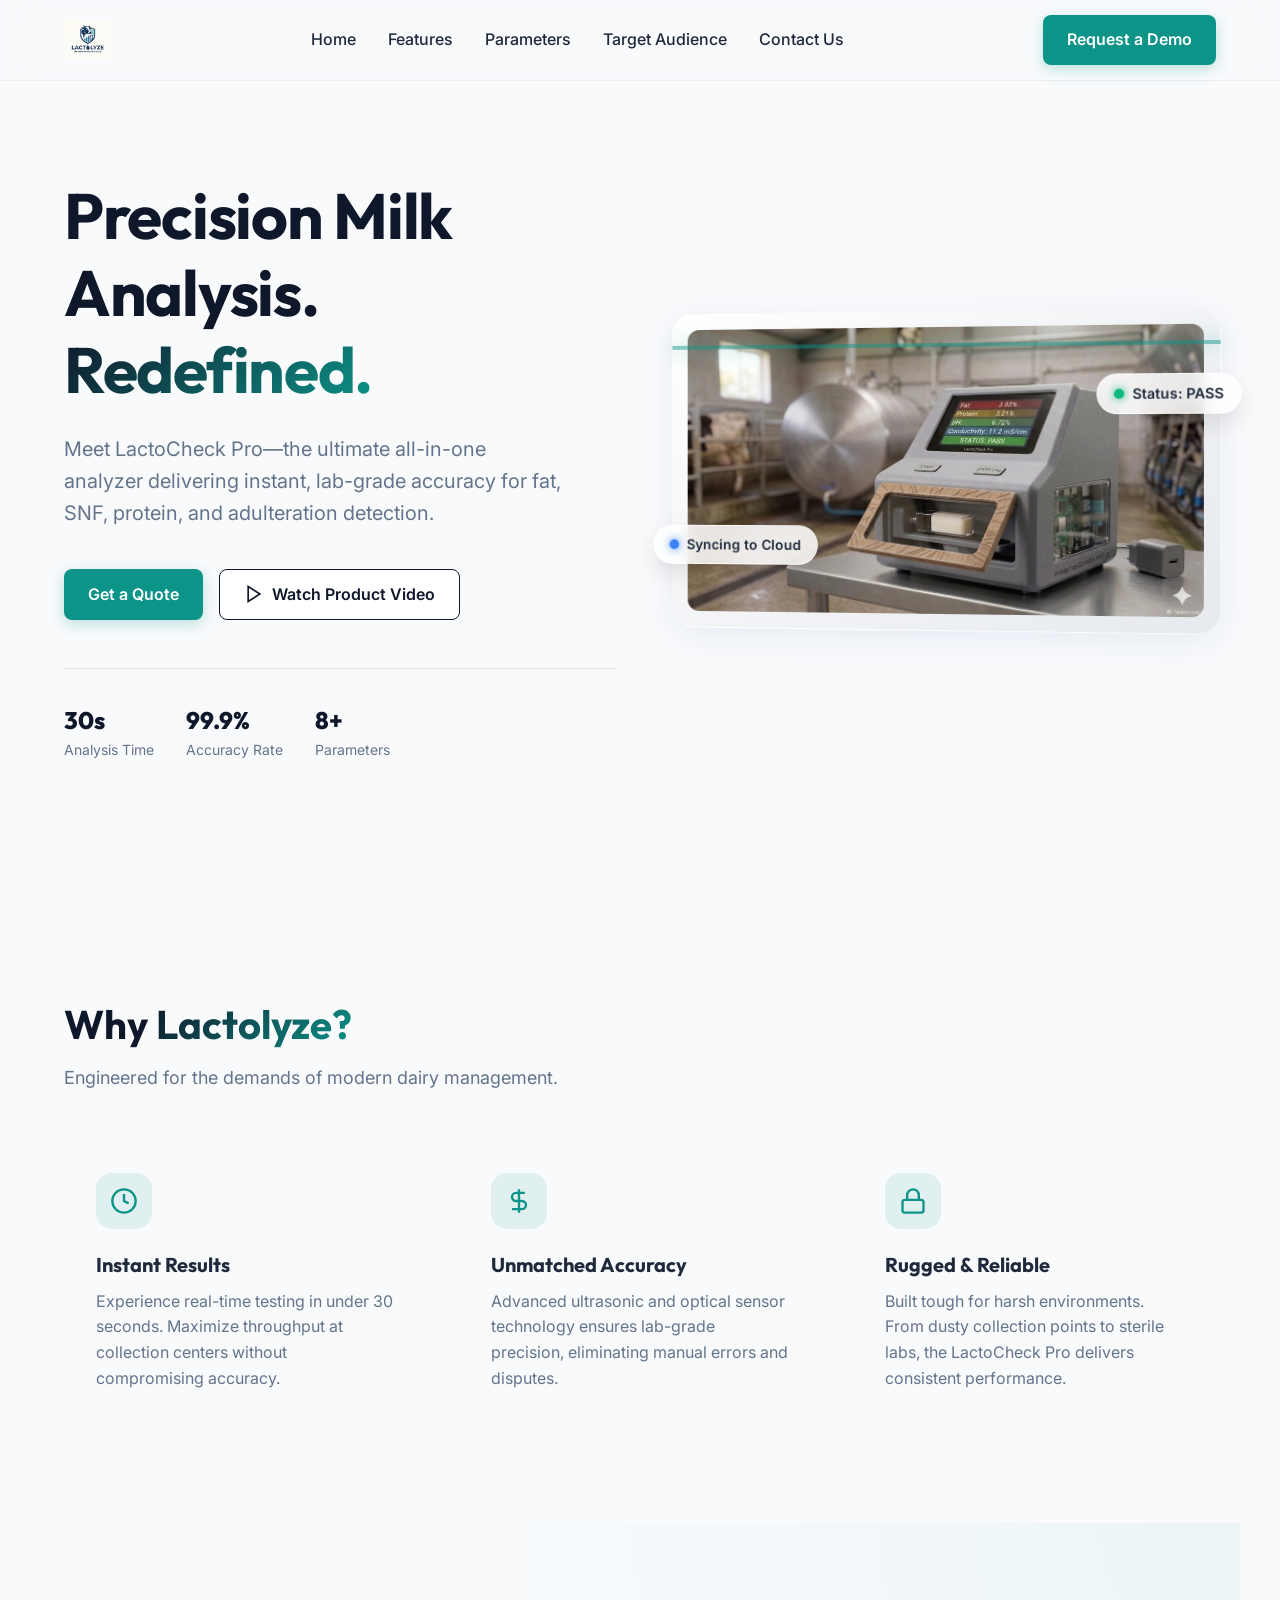
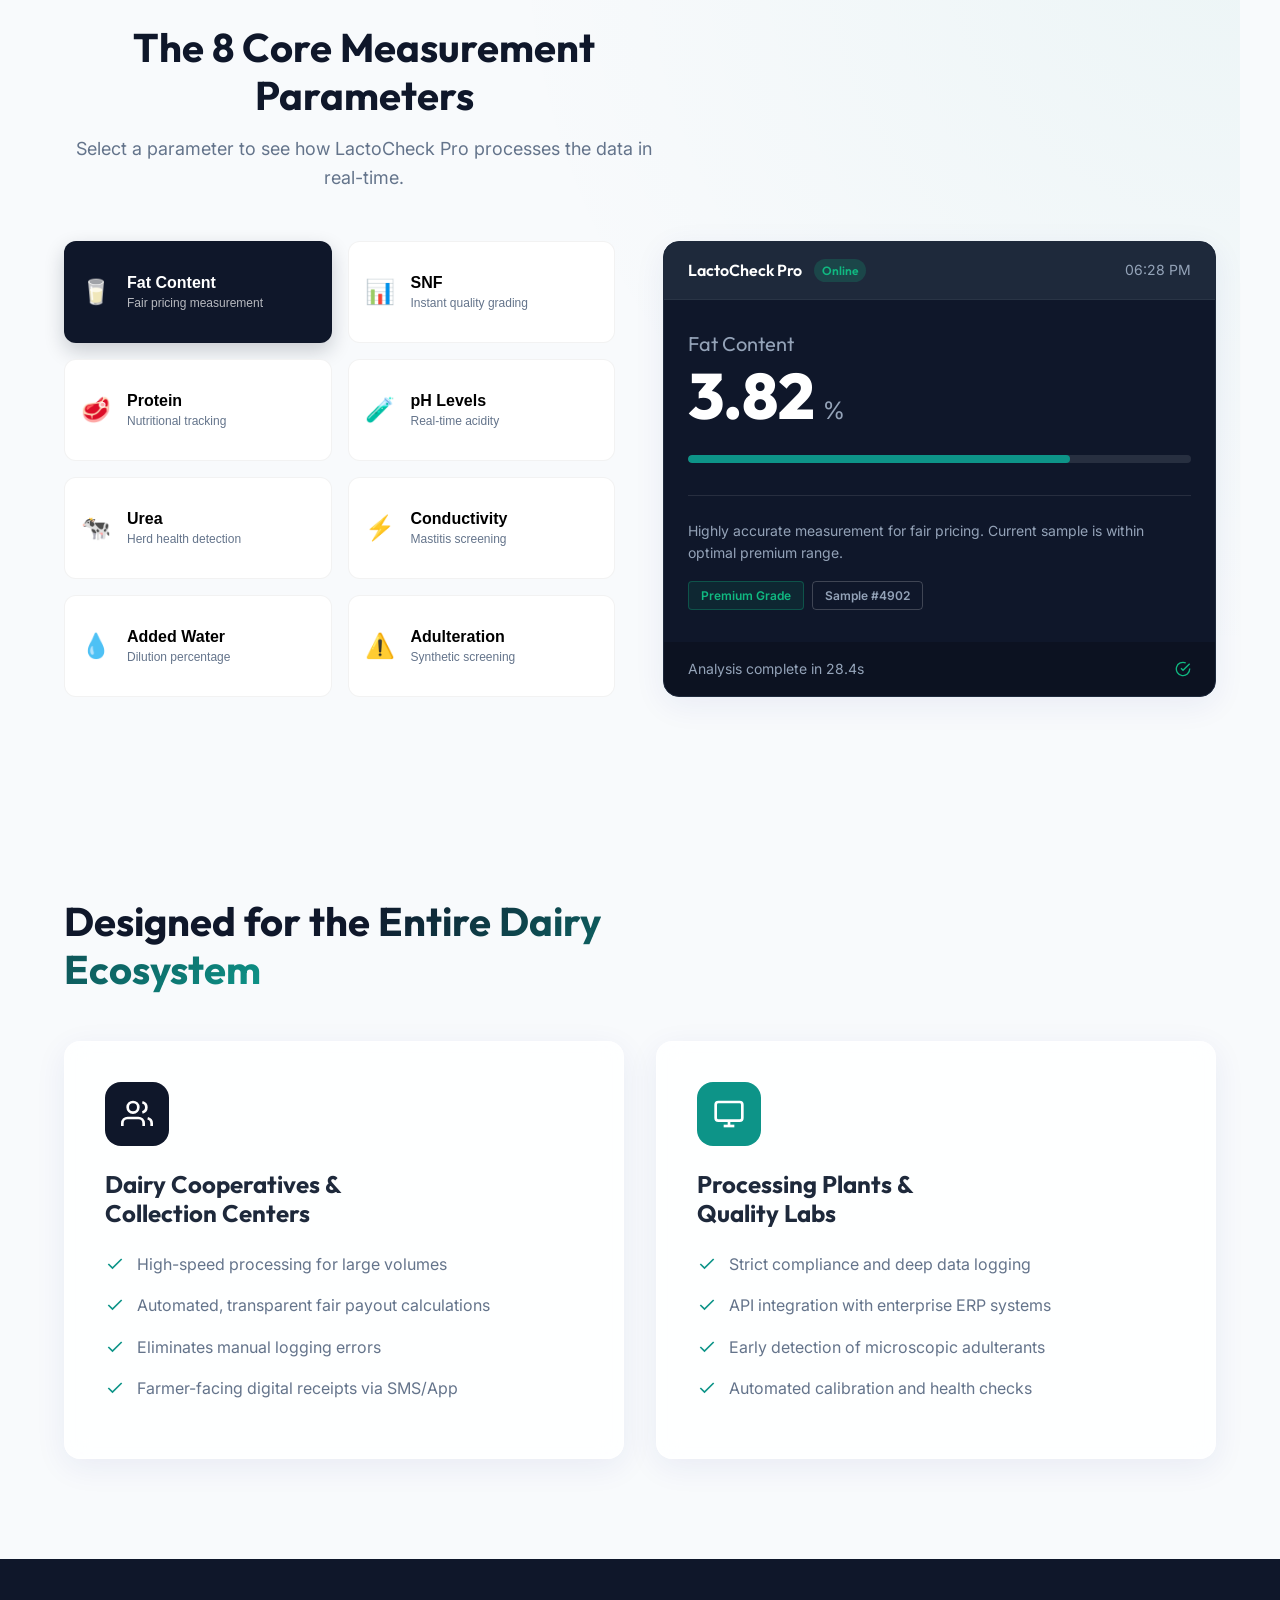
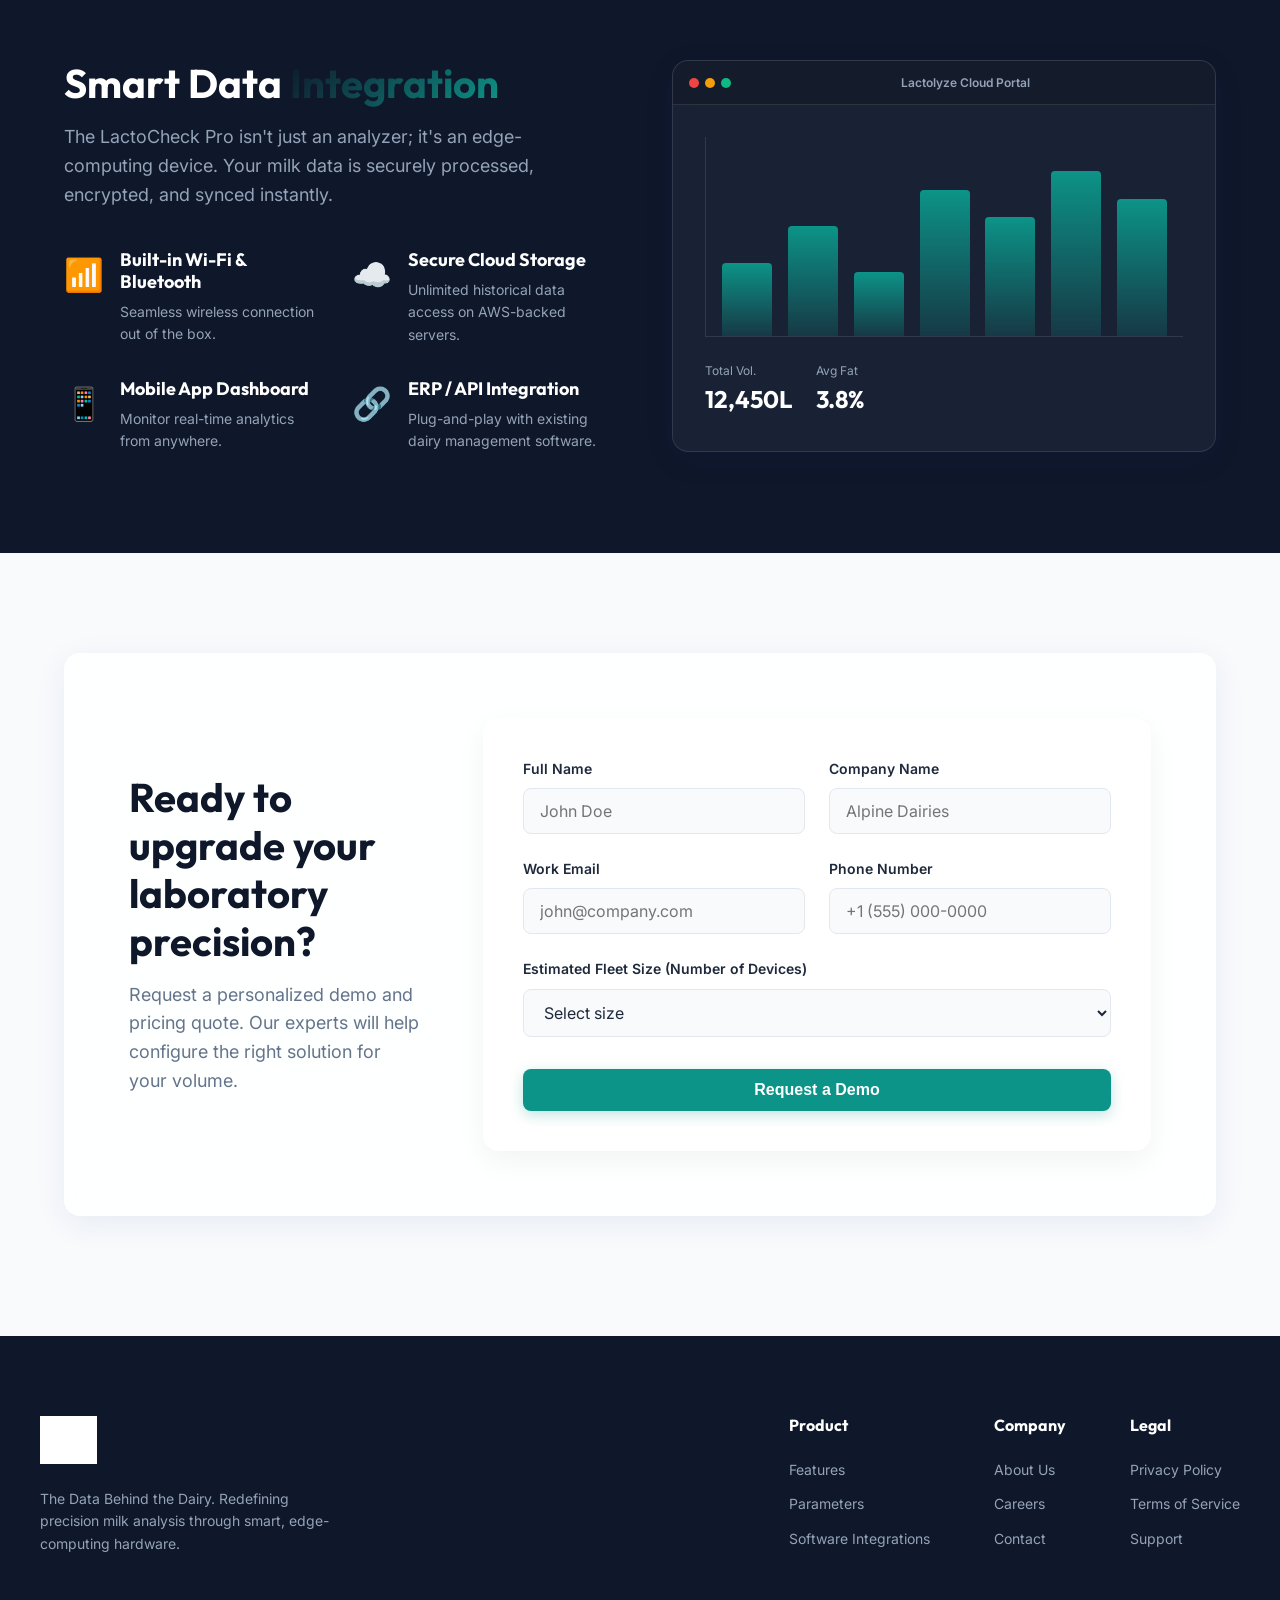
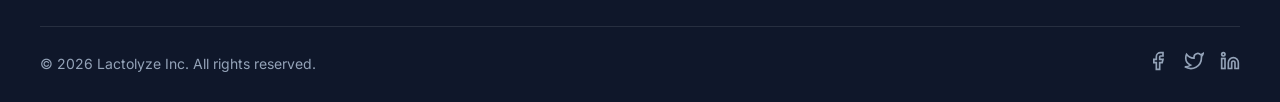
<file: index.html>
<!DOCTYPE html>
<html lang="en">
<head>
    <meta charset="UTF-8">
    <meta name="viewport" content="width=device-width, initial-scale=1.0">
    <title>Lactolyze | Precision Milk Analysis Redefined</title>
    <meta name="description" content="Meet LactoCheck Pro—the ultimate all-in-one analyzer delivering instant, lab-grade accuracy for fat, SNF, protein, and adulteration detection.">
    <link rel="preconnect" href="https://fonts.googleapis.com">
    <link rel="preconnect" href="https://fonts.gstatic.com" crossorigin>
    <link href="https://fonts.googleapis.com/css2?family=Inter:wght@300;400;500;600;700&family=Outfit:wght@400;600;800&display=swap" rel="stylesheet">
    <link rel="stylesheet" href="style.css">
</head>
<body>
    <nav class="navbar">
        <div class="nav-container">
            <a href="#" class="logo">
                <img src="assets/logo.png" alt="Lactolyze Logo">
            </a>
            <ul class="nav-links">
                <li><a href="#home">Home</a></li>
                <li><a href="#features">Features</a></li>
                <li><a href="#parameters">Parameters</a></li>
                <li><a href="#audience">Target Audience</a></li>
                <li><a href="#contact">Contact Us</a></li>
            </ul>
            <a href="#contact" class="btn btn-primary nav-cta">Request a Demo</a>
            <button class="mobile-menu-btn">
                <svg width="24" height="24" viewBox="0 0 24 24" fill="none" stroke="currentColor" stroke-width="2"><path d="M3 12h18M3 6h18M3 18h18"/></svg>
            </button>
        </div>
    </nav>

    <main>
        <!-- Hero Section -->
        <section id="home" class="hero">
            <div class="hero-content">
                <h1 class="hero-title">Precision Milk Analysis.<br><span class="text-gradient">Redefined.</span></h1>
                <p class="hero-subtitle">Meet LactoCheck Pro—the ultimate all-in-one analyzer delivering instant, lab-grade accuracy for fat, SNF, protein, and adulteration detection.</p>
                <div class="hero-actions">
                    <a href="#contact" class="btn btn-primary">Get a Quote</a>
                    <a href="#video" class="btn btn-secondary">
                        <svg width="20" height="20" viewBox="0 0 24 24" fill="none" stroke="currentColor" stroke-width="2" class="icon"><polygon points="5 3 19 12 5 21 5 3"></polygon></svg>
                        Watch Product Video
                    </a>
                </div>
                <div class="hero-stats">
                    <div class="stat"><span class="stat-value">30s</span><span class="stat-label">Analysis Time</span></div>
                    <div class="stat"><span class="stat-value">99.9%</span><span class="stat-label">Accuracy Rate</span></div>
                    <div class="stat"><span class="stat-value">8+</span><span class="stat-label">Parameters</span></div>
                </div>
            </div>
            <div class="hero-visual">
                <div class="image-wrapper glass-panel">
                    <div class="scanner-line"></div>
                    <img src="assets/product.jpg" alt="LactoCheck Pro Machine" class="product-render">
                    <div class="floating-badge badge-1">
                        <div class="pulse-dot green"></div> Status: PASS
                    </div>
                    <div class="floating-badge badge-2">
                        <div class="pulse-dot blue"></div> Syncing to Cloud
                    </div>
                </div>
            </div>
        </section>

        <!-- Value Proposition -->
        <section id="features" class="value-prop">
            <div class="section-header">
                <h2>Why <span class="text-gradient">Lactolyze?</span></h2>
                <p>Engineered for the demands of modern dairy management.</p>
            </div>
            <div class="grid-3-col">
                <div class="glass-card feature-card">
                    <div class="icon-wrapper">
                        <svg width="28" height="28" viewBox="0 0 24 24" fill="none" stroke="currentColor" stroke-width="2"><circle cx="12" cy="12" r="10"/><polyline points="12 6 12 12 16 14"/></svg>
                    </div>
                    <h3>Instant Results</h3>
                    <p>Experience real-time testing in under 30 seconds. Maximize throughput at collection centers without compromising accuracy.</p>
                </div>
                <div class="glass-card feature-card">
                    <div class="icon-wrapper">
                        <svg width="28" height="28" viewBox="0 0 24 24" fill="none" stroke="currentColor" stroke-width="2"><path d="M12 2v20M17 5H9.5a3.5 3.5 0 0 0 0 7h5a3.5 3.5 0 0 1 0 7H6"/></svg>
                    </div>
                    <h3>Unmatched Accuracy</h3>
                    <p>Advanced ultrasonic and optical sensor technology ensures lab-grade precision, eliminating manual errors and disputes.</p>
                </div>
                <div class="glass-card feature-card">
                    <div class="icon-wrapper">
                        <svg width="28" height="28" viewBox="0 0 24 24" fill="none" stroke="currentColor" stroke-width="2"><rect x="3" y="11" width="18" height="11" rx="2" ry="2"/><path d="M7 11V7a5 5 0 0 1 10 0v4"/></svg>
                    </div>
                    <h3>Rugged & Reliable</h3>
                    <p>Built tough for harsh environments. From dusty collection points to sterile labs, the LactoCheck Pro delivers consistent performance.</p>
                </div>
            </div>
        </section>

        <!-- 8 Parameters Simulator -->
        <section id="parameters" class="parameters-section">
            <div class="section-header text-center">
                <h2>The 8 Core Measurement Parameters</h2>
                <p>Select a parameter to see how LactoCheck Pro processes the data in real-time.</p>
            </div>
            <div class="simulator-container">
                <div class="parameters-grid">
                    <!-- Interactive parameter buttons -->
                    <button class="param-btn active" data-param="fat">
                        <span class="param-icon">🥛</span>
                        <div class="param-info">
                            <span class="param-name">Fat Content</span>
                            <span class="param-desc">Fair pricing measurement</span>
                        </div>
                    </button>
                    <button class="param-btn" data-param="snf">
                        <span class="param-icon">📊</span>
                        <div class="param-info">
                            <span class="param-name">SNF</span>
                            <span class="param-desc">Instant quality grading</span>
                        </div>
                    </button>
                    <button class="param-btn" data-param="protein">
                        <span class="param-icon">🥩</span>
                        <div class="param-info">
                            <span class="param-name">Protein</span>
                            <span class="param-desc">Nutritional tracking</span>
                        </div>
                    </button>
                    <button class="param-btn" data-param="ph">
                        <span class="param-icon">🧪</span>
                        <div class="param-info">
                            <span class="param-name">pH Levels</span>
                            <span class="param-desc">Real-time acidity</span>
                        </div>
                    </button>
                    <button class="param-btn" data-param="urea">
                        <span class="param-icon">🐄</span>
                        <div class="param-info">
                            <span class="param-name">Urea</span>
                            <span class="param-desc">Herd health detection</span>
                        </div>
                    </button>
                    <button class="param-btn" data-param="conductivity">
                        <span class="param-icon">⚡</span>
                        <div class="param-info">
                            <span class="param-name">Conductivity</span>
                            <span class="param-desc">Mastitis screening</span>
                        </div>
                    </button>
                    <button class="param-btn" data-param="water">
                        <span class="param-icon">💧</span>
                        <div class="param-info">
                            <span class="param-name">Added Water</span>
                            <span class="param-desc">Dilution percentage</span>
                        </div>
                    </button>
                    <button class="param-btn alert" data-param="adulteration">
                        <span class="param-icon">⚠️</span>
                        <div class="param-info">
                            <span class="param-name">Adulteration</span>
                            <span class="param-desc">Synthetic screening</span>
                        </div>
                    </button>
                </div>
                <div class="simulator-display glass-panel">
                    <div class="sim-header">
                        <div class="sim-title">LactoCheck Pro <span class="sim-status">Online</span></div>
                        <div class="sim-time" id="sim-time">10:42 AM</div>
                    </div>
                    <div class="sim-body">
                        <div class="sim-primary-metric">
                            <h4 id="sim-metric-name">Fat Content</h4>
                            <div class="sim-value-wrap">
                                <span class="sim-value" id="sim-metric-value">3.82</span><span class="sim-unit" id="sim-metric-unit">%</span>
                            </div>
                            <div class="sim-progress-bar">
                                <div class="sim-progress-fill" id="sim-progress" style="width: 76%;"></div>
                            </div>
                        </div>
                        <div class="sim-details">
                            <p id="sim-metric-desc">Highly accurate measurement for fair pricing. Current sample is within optimal premium range.</p>
                            <div class="sim-tags">
                                <span class="badge badge-success" id="sim-badge">Premium Grade</span>
                                <span class="badge badge-outline">Sample #4902</span>
                            </div>
                        </div>
                    </div>
                    <div class="sim-footer">
                        <span>Analysis complete in 28.4s</span>
                        <svg width="16" height="16" viewBox="0 0 24 24" fill="none" stroke="#10B981" stroke-width="2"><path d="M22 11.08V12a10 10 0 1 1-5.93-9.14"/><polyline points="22 4 12 14.01 9 11.01"/></svg>
                    </div>
                </div>
            </div>
        </section>

        <!-- Target Audience -->
        <section id="audience" class="audience-section">
            <div class="section-header">
                <h2>Designed for the <span class="text-gradient">Entire Dairy Ecosystem</span></h2>
            </div>
            <div class="split-columns">
                <div class="audience-card glass-panel">
                    <div class="card-icon blue-bg">
                        <svg width="32" height="32" viewBox="0 0 24 24" fill="none" stroke="currentColor" stroke-width="2"><path d="M17 21v-2a4 4 0 0 0-4-4H5a4 4 0 0 0-4 4v2"/><circle cx="9" cy="7" r="4"/><path d="M23 21v-2a4 4 0 0 0-3-3.87"/><path d="M16 3.13a4 4 0 0 1 0 7.75"/></svg>
                    </div>
                    <h3>Dairy Cooperatives &<br>Collection Centers</h3>
                    <ul class="benefit-list">
                        <li><svg class="check" viewBox="0 0 24 24"><path d="M20 6L9 17l-5-5"/></svg> High-speed processing for large volumes</li>
                        <li><svg class="check" viewBox="0 0 24 24"><path d="M20 6L9 17l-5-5"/></svg> Automated, transparent fair payout calculations</li>
                        <li><svg class="check" viewBox="0 0 24 24"><path d="M20 6L9 17l-5-5"/></svg> Eliminates manual logging errors</li>
                        <li><svg class="check" viewBox="0 0 24 24"><path d="M20 6L9 17l-5-5"/></svg> Farmer-facing digital receipts via SMS/App</li>
                    </ul>
                </div>
                <div class="audience-card glass-panel">
                    <div class="card-icon teal-bg">
                        <svg width="32" height="32" viewBox="0 0 24 24" fill="none" stroke="currentColor" stroke-width="2"><rect x="2" y="3" width="20" height="14" rx="2" ry="2"/><line x1="8" y1="21" x2="16" y2="21"/><line x1="12" y1="17" x2="12" y2="21"/></svg>
                    </div>
                    <h3>Processing Plants &<br>Quality Labs</h3>
                    <ul class="benefit-list">
                        <li><svg class="check" viewBox="0 0 24 24"><path d="M20 6L9 17l-5-5"/></svg> Strict compliance and deep data logging</li>
                        <li><svg class="check" viewBox="0 0 24 24"><path d="M20 6L9 17l-5-5"/></svg> API integration with enterprise ERP systems</li>
                        <li><svg class="check" viewBox="0 0 24 24"><path d="M20 6L9 17l-5-5"/></svg> Early detection of microscopic adulterants</li>
                        <li><svg class="check" viewBox="0 0 24 24"><path d="M20 6L9 17l-5-5"/></svg> Automated calibration and health checks</li>
                    </ul>
                </div>
            </div>
        </section>

        <!-- Data & Connectivity -->
        <section id="connectivity" class="connectivity-section dark-bg">
            <div class="connectivity-wrapper">
                <div class="connectivity-content">
                    <h2>Smart Data <span class="text-gradient">Integration</span></h2>
                    <p>The LactoCheck Pro isn't just an analyzer; it's an edge-computing device. Your milk data is securely processed, encrypted, and synced instantly.</p>
                    <div class="conn-features">
                        <div class="conn-item">
                            <span class="icon-box">📶</span>
                            <div>
                                <h4>Built-in Wi-Fi & Bluetooth</h4>
                                <p>Seamless wireless connection out of the box.</p>
                            </div>
                        </div>
                        <div class="conn-item">
                            <span class="icon-box">☁️</span>
                            <div>
                                <h4>Secure Cloud Storage</h4>
                                <p>Unlimited historical data access on AWS-backed servers.</p>
                            </div>
                        </div>
                        <div class="conn-item">
                            <span class="icon-box">📱</span>
                            <div>
                                <h4>Mobile App Dashboard</h4>
                                <p>Monitor real-time analytics from anywhere.</p>
                            </div>
                        </div>
                        <div class="conn-item">
                            <span class="icon-box">🔗</span>
                            <div>
                                <h4>ERP / API Integration</h4>
                                <p>Plug-and-play with existing dairy management software.</p>
                            </div>
                        </div>
                    </div>
                </div>
                <div class="connectivity-visual">
                    <div class="dashboard-mockup glass-panel">
                        <div class="mockup-header">
                            <div class="mac-btns"><span></span><span></span><span></span></div>
                            <div class="mockup-title">Lactolyze Cloud Portal</div>
                        </div>
                        <div class="mockup-body">
                            <div class="chart-area">
                                <!-- Abstract CSS Chart -->
                                <div class="bar-chart">
                                    <div class="bar" style="height: 40%"></div>
                                    <div class="bar" style="height: 60%"></div>
                                    <div class="bar" style="height: 35%"></div>
                                    <div class="bar" style="height: 80%"></div>
                                    <div class="bar" style="height: 65%"></div>
                                    <div class="bar" style="height: 90%"></div>
                                    <div class="bar" style="height: 75%"></div>
                                </div>
                            </div>
                            <div class="metrics-area">
                                <div class="metric-mini"><span>Total Vol.</span><strong>12,450L</strong></div>
                                <div class="metric-mini"><span>Avg Fat</span><strong>3.8%</strong></div>
                            </div>
                        </div>
                    </div>
                </div>
            </div>
        </section>

        <!-- Lead Capture & Footer -->
        <section id="contact" class="contact-section">
            <div class="contact-container glass-panel">
                <div class="contact-text">
                    <h2>Ready to upgrade your laboratory precision?</h2>
                    <p>Request a personalized demo and pricing quote. Our experts will help configure the right solution for your volume.</p>
                </div>
                <div class="contact-form-wrapper">
                    <form id="leadForm" class="lead-form">
                        <div class="form-row">
                            <div class="form-group">
                                <label for="name">Full Name</label>
                                <input type="text" id="name" required placeholder="John Doe">
                            </div>
                            <div class="form-group">
                                <label for="company">Company Name</label>
                                <input type="text" id="company" required placeholder="Alpine Dairies">
                            </div>
                        </div>
                        <div class="form-row">
                            <div class="form-group">
                                <label for="email">Work Email</label>
                                <input type="email" id="email" required placeholder="john@company.com">
                            </div>
                            <div class="form-group">
                                <label for="phone">Phone Number</label>
                                <input type="tel" id="phone" required placeholder="+1 (555) 000-0000">
                            </div>
                        </div>
                        <div class="form-group full-width">
                            <label for="fleet">Estimated Fleet Size (Number of Devices)</label>
                            <select id="fleet" required>
                                <option value="" disabled selected>Select size</option>
                                <option value="1-5">1 - 5 Devices</option>
                                <option value="6-20">6 - 20 Devices</option>
                                <option value="21-50">21 - 50 Devices</option>
                                <option value="50+">50+ Devices</option>
                            </select>
                        </div>
                        <button type="submit" class="btn btn-primary btn-block" id="submitBtn">Request a Demo</button>
                        <div id="formSuccess" class="form-success hidden">
                            <svg width="24" height="24" viewBox="0 0 24 24" fill="none" stroke="#10B981" stroke-width="2"><path d="M22 11.08V12a10 10 0 1 1-5.93-9.14"/><polyline points="22 4 12 14.01 9 11.01"/></svg>
                            <span>Request received! Our team will contact you within 24 hours.</span>
                        </div>
                    </form>
                </div>
            </div>
        </section>
    </main>

    <footer class="footer">
        <div class="footer-content">
            <div class="footer-brand">
                <img src="assets/logo.png" alt="Lactolyze Logo" class="footer-logo">
                <p>The Data Behind the Dairy. Redefining precision milk analysis through smart, edge-computing hardware.</p>
            </div>
            <div class="footer-links">
                <div class="link-column">
                    <h4>Product</h4>
                    <a href="#features">Features</a>
                    <a href="#parameters">Parameters</a>
                    <a href="#connectivity">Software Integrations</a>
                </div>
                <div class="link-column">
                    <h4>Company</h4>
                    <a href="#">About Us</a>
                    <a href="#">Careers</a>
                    <a href="#">Contact</a>
                </div>
                <div class="link-column">
                    <h4>Legal</h4>
                    <a href="#">Privacy Policy</a>
                    <a href="#">Terms of Service</a>
                    <a href="#">Support</a>
                </div>
            </div>
        </div>
        <div class="footer-bottom">
            <p>&copy; 2026 Lactolyze Inc. All rights reserved.</p>
            <div class="social-links">
                <a href="#"><svg width="20" height="20" viewBox="0 0 24 24" fill="none" stroke="currentColor" stroke-width="2"><path d="M18 2h-3a5 5 0 0 0-5 5v3H7v4h3v8h4v-8h3l1-4h-4V7a1 1 0 0 1 1-1h3z"/></svg></a>
                <a href="#"><svg width="20" height="20" viewBox="0 0 24 24" fill="none" stroke="currentColor" stroke-width="2"><path d="M23 3a10.9 10.9 0 0 1-3.14 1.53 4.48 4.48 0 0 0-7.86 3v1A10.66 10.66 0 0 1 3 4s-4 9 5 13a11.64 11.64 0 0 1-7 2c9 5 20 0 20-11.5a4.5 4.5 0 0 0-.08-.83A7.72 7.72 0 0 0 23 3z"/></svg></a>
                <a href="#"><svg width="20" height="20" viewBox="0 0 24 24" fill="none" stroke="currentColor" stroke-width="2"><path d="M16 8a6 6 0 0 1 6 6v7h-4v-7a2 2 0 0 0-2-2 2 2 0 0 0-2 2v7h-4v-7a6 6 0 0 1 6-6z"/><rect x="2" y="9" width="4" height="12"/><circle cx="4" cy="4" r="2"/></svg></a>
            </div>
        </div>
    </footer>

    <script src="app.js"></script>
</body>
</html>
</file>
<file: style.css>
:root {
    --milk-white: #F8FAFC;
    --dairy-blue-900: #0F172A;
    --dairy-blue-800: #1E293B;
    --dairy-blue-700: #334155;
    --accent-teal: #0D9488;
    --accent-teal-hover: #14B8A6;
    --accent-glow: rgba(13, 148, 136, 0.25);
    --text-primary: #1E293B;
    --text-secondary: #64748B;
    --text-inverse: #F8FAFC;
    
    --glass-bg: rgba(255, 255, 255, 0.85);
    --glass-border: rgba(255, 255, 255, 0.4);
    --glass-shadow: 0 8px 32px 0 rgba(31, 38, 135, 0.07);
    
    --glass-dark-bg: rgba(30, 41, 59, 0.7);
    --glass-dark-border: rgba(255, 255, 255, 0.1);
    
    --transition: all 0.3s cubic-bezier(0.4, 0, 0.2, 1);
}

* {
    margin: 0;
    padding: 0;
    box-sizing: border-box;
}

html {
    scroll-behavior: smooth;
}

body {
    font-family: 'Inter', sans-serif;
    background-color: var(--milk-white);
    color: var(--text-primary);
    line-height: 1.6;
    overflow-x: hidden;
}

h1, h2, h3, h4, h5, h6 {
    font-family: 'Outfit', sans-serif;
    font-weight: 700;
    line-height: 1.2;
}

a {
    text-decoration: none;
    color: inherit;
    transition: var(--transition);
}

img {
    max-width: 100%;
    height: auto;
    display: block;
}

/* Utilities */
.text-gradient {
    background: linear-gradient(135deg, var(--dairy-blue-900), var(--accent-teal));
    -webkit-background-clip: text;
    -webkit-text-fill-color: transparent;
    background-clip: text;
}

.glass-panel {
    background: var(--glass-bg);
    backdrop-filter: blur(12px);
    -webkit-backdrop-filter: blur(12px);
    border: 1px solid var(--glass-border);
    box-shadow: var(--glass-shadow);
    border-radius: 16px;
}

.btn {
    display: inline-flex;
    align-items: center;
    justify-content: center;
    gap: 8px;
    padding: 12px 24px;
    border-radius: 8px;
    font-weight: 600;
    font-size: 1rem;
    cursor: pointer;
    transition: var(--transition);
    border: none;
}

.btn-primary {
    background-color: var(--accent-teal);
    color: white;
    box-shadow: 0 4px 14px var(--accent-glow);
}

.btn-primary:hover {
    background-color: var(--accent-teal-hover);
    transform: translateY(-2px);
    box-shadow: 0 6px 20px rgba(13, 148, 136, 0.4);
}

.btn-secondary {
    background-color: white;
    color: var(--dairy-blue-900);
    border: 1px solid var(--dairy-blue-900);
}

.btn-secondary:hover {
    background-color: var(--dairy-blue-900);
    color: white;
}

.btn-block {
    width: 100%;
}

.text-center { text-align: center; }
.hidden { display: none !important; }

/* Navigation */
.navbar {
    position: fixed;
    top: 0;
    width: 100%;
    z-index: 1000;
    background: rgba(248, 250, 252, 0.85);
    backdrop-filter: blur(16px);
    border-bottom: 1px solid rgba(0,0,0,0.05);
    transition: var(--transition);
}

.navbar.scrolled {
    padding: 5px 0;
    box-shadow: 0 4px 20px rgba(0,0,0,0.05);
}

.nav-container {
    max-width: 1200px;
    margin: 0 auto;
    padding: 15px 24px;
    display: flex;
    justify-content: space-between;
    align-items: center;
}

.logo img {
    height: 40px;
}

.nav-links {
    display: flex;
    list-style: none;
    gap: 32px;
}

.nav-links a {
    font-weight: 500;
    color: var(--dairy-blue-800);
    position: relative;
}

.nav-links a::after {
    content: '';
    position: absolute;
    bottom: -4px;
    left: 0;
    width: 0;
    height: 2px;
    background-color: var(--accent-teal);
    transition: width 0.3s ease;
}

.nav-links a:hover::after {
    width: 100%;
}

.mobile-menu-btn {
    display: none;
    background: none;
    border: none;
    cursor: pointer;
    color: var(--dairy-blue-900);
}

/* Sections Base */
section {
    padding: 100px 24px;
    max-width: 1200px;
    margin: 0 auto;
}

.section-header {
    margin-bottom: 48px;
    max-width: 600px;
}

.section-header h2 {
    font-size: 2.5rem;
    margin-bottom: 16px;
    color: var(--dairy-blue-900);
}

.section-header p {
    font-size: 1.125rem;
    color: var(--text-secondary);
}

/* Hero Section */
.hero {
    min-height: 100vh;
    display: flex;
    align-items: center;
    gap: 48px;
    padding-top: 140px;
}

.hero-content {
    flex: 1;
}

.hero-title {
    font-size: 4rem;
    margin-bottom: 24px;
    color: var(--dairy-blue-900);
    letter-spacing: -0.02em;
}

.hero-subtitle {
    font-size: 1.25rem;
    color: var(--text-secondary);
    margin-bottom: 40px;
    max-width: 500px;
}

.hero-actions {
    display: flex;
    gap: 16px;
    margin-bottom: 48px;
}

.hero-stats {
    display: flex;
    gap: 32px;
    padding-top: 32px;
    border-top: 1px solid rgba(0,0,0,0.1);
}

.stat {
    display: flex;
    flex-direction: column;
}

.stat-value {
    font-family: 'Outfit', sans-serif;
    font-size: 1.5rem;
    font-weight: 800;
    color: var(--dairy-blue-900);
}

.stat-label {
    font-size: 0.875rem;
    color: var(--text-secondary);
}

.hero-visual {
    flex: 1;
    position: relative;
}

.image-wrapper {
    position: relative;
    padding: 16px;
    background: linear-gradient(145deg, #ffffff, #e6e9ee);
    border-radius: 24px;
    transform: perspective(1000px) rotateY(-5deg);
    transition: transform 0.5s ease;
}

.image-wrapper:hover {
    transform: perspective(1000px) rotateY(0deg);
}

.product-render {
    border-radius: 12px;
    box-shadow: inset 0 2px 10px rgba(0,0,0,0.05);
}

.scanner-line {
    position: absolute;
    top: 10%;
    left: 0;
    width: 100%;
    height: 4px;
    background: var(--accent-teal);
    box-shadow: 0 0 20px var(--accent-teal);
    animation: scan 4s infinite ease-in-out;
    opacity: 0.5;
    z-index: 10;
    pointer-events: none;
}

@keyframes scan {
    0%, 100% { top: 10%; }
    50% { top: 90%; }
}

.floating-badge {
    position: absolute;
    background: var(--glass-bg);
    backdrop-filter: blur(8px);
    padding: 8px 16px;
    border-radius: 20px;
    font-size: 0.875rem;
    font-weight: 600;
    box-shadow: 0 10px 25px rgba(0,0,0,0.1);
    display: flex;
    align-items: center;
    gap: 8px;
    border: 1px solid rgba(255,255,255,0.8);
}

.badge-1 { top: 20%; right: -20px; animation: float 6s infinite ease-in-out; }
.badge-2 { bottom: 20%; left: -20px; animation: float 5s infinite ease-in-out reverse; }

.pulse-dot {
    width: 10px;
    height: 10px;
    border-radius: 50%;
}

.pulse-dot.green { background: #10B981; box-shadow: 0 0 10px #10B981; }
.pulse-dot.blue { background: #3B82F6; box-shadow: 0 0 10px #3B82F6; }

@keyframes float {
    0%, 100% { transform: translateY(0); }
    50% { transform: translateY(-15px); }
}

/* Value Prop Section */
.grid-3-col {
    display: grid;
    grid-template-columns: repeat(3, 1fr);
    gap: 32px;
}

.feature-card {
    padding: 32px;
    transition: var(--transition);
}

.feature-card:hover {
    transform: translateY(-10px);
    border-color: var(--accent-teal);
    box-shadow: 0 20px 40px rgba(13, 148, 136, 0.1);
}

.icon-wrapper {
    width: 56px;
    height: 56px;
    border-radius: 16px;
    background: rgba(13, 148, 136, 0.1);
    color: var(--accent-teal);
    display: flex;
    align-items: center;
    justify-content: center;
    margin-bottom: 24px;
}

.feature-card h3 {
    margin-bottom: 12px;
    font-size: 1.25rem;
}

.feature-card p {
    color: var(--text-secondary);
}

/* Parameters Simulator */
.parameters-section {
    background: radial-gradient(circle at top right, rgba(13, 148, 136, 0.05), transparent 50%);
}

.simulator-container {
    display: flex;
    gap: 48px;
    margin-top: 48px;
}

.parameters-grid {
    flex: 1;
    display: grid;
    grid-template-columns: repeat(2, 1fr);
    gap: 16px;
}

.param-btn {
    background: white;
    border: 1px solid rgba(0,0,0,0.05);
    padding: 16px;
    border-radius: 12px;
    display: flex;
    align-items: center;
    gap: 16px;
    cursor: pointer;
    text-align: left;
    transition: var(--transition);
}

.param-btn:hover {
    background: #F1F5F9;
    border-color: rgba(0,0,0,0.1);
}

.param-btn.active {
    background: var(--dairy-blue-900);
    color: white;
    box-shadow: 0 8px 20px rgba(15, 23, 42, 0.2);
}

.param-btn.active .param-desc {
    color: rgba(255,255,255,0.7);
}

.param-btn.alert.active {
    background: #EF4444;
    box-shadow: 0 8px 20px rgba(239, 68, 68, 0.3);
}

.param-icon {
    font-size: 1.5rem;
}

.param-name {
    display: block;
    font-weight: 600;
    font-size: 1rem;
    margin-bottom: 4px;
}

.param-desc {
    display: block;
    font-size: 0.75rem;
    color: var(--text-secondary);
}

.simulator-display {
    flex: 1;
    background: var(--dairy-blue-900);
    color: white;
    border: 1px solid var(--dairy-blue-800);
    padding: 0;
    overflow: hidden;
    display: flex;
    flex-direction: column;
}

.sim-header {
    background: var(--dairy-blue-800);
    padding: 16px 24px;
    display: flex;
    justify-content: space-between;
    align-items: center;
    border-bottom: 1px solid rgba(255,255,255,0.05);
}

.sim-title {
    font-weight: 600;
    font-family: 'Outfit';
    display: flex;
    align-items: center;
    gap: 12px;
}

.sim-status {
    font-size: 0.75rem;
    background: rgba(16, 185, 129, 0.2);
    color: #10B981;
    padding: 2px 8px;
    border-radius: 12px;
}

.sim-time {
    font-size: 0.875rem;
    color: #94A3B8;
}

.sim-body {
    padding: 32px 24px;
    flex: 1;
    display: flex;
    flex-direction: column;
    justify-content: center;
}

.sim-primary-metric h4 {
    font-size: 1.25rem;
    color: #94A3B8;
    margin-bottom: 8px;
    font-weight: 400;
}

.sim-value-wrap {
    margin-bottom: 24px;
}

.sim-value {
    font-size: 4rem;
    font-weight: 800;
    font-family: 'Outfit';
    line-height: 1;
}

.sim-unit {
    font-size: 1.5rem;
    color: #94A3B8;
    margin-left: 8px;
}

.sim-progress-bar {
    width: 100%;
    height: 8px;
    background: rgba(255,255,255,0.1);
    border-radius: 4px;
    overflow: hidden;
    margin-bottom: 32px;
}

.sim-progress-fill {
    height: 100%;
    background: var(--accent-teal);
    border-radius: 4px;
    transition: width 1s cubic-bezier(0.4, 0, 0.2, 1);
}

.sim-details {
    border-top: 1px solid rgba(255,255,255,0.1);
    padding-top: 24px;
}

.sim-details p {
    color: #94A3B8;
    margin-bottom: 16px;
    font-size: 0.875rem;
}

.sim-tags {
    display: flex;
    gap: 8px;
}

.badge {
    padding: 4px 12px;
    border-radius: 4px;
    font-size: 0.75rem;
    font-weight: 600;
}

.badge-success { background: rgba(16, 185, 129, 0.1); color: #10B981; border: 1px solid rgba(16, 185, 129, 0.3); }
.badge-warning { background: rgba(245, 158, 11, 0.1); color: #F59E0B; border: 1px solid rgba(245, 158, 11, 0.3); }
.badge-danger { background: rgba(239, 68, 68, 0.1); color: #EF4444; border: 1px solid rgba(239, 68, 68, 0.3); }
.badge-outline { border: 1px solid rgba(255,255,255,0.2); color: #94A3B8; }

.sim-footer {
    padding: 16px 24px;
    background: rgba(0,0,0,0.2);
    display: flex;
    justify-content: space-between;
    align-items: center;
    font-size: 0.875rem;
    color: #94A3B8;
}

/* Audience Section */
.audience-section {
    position: relative;
}

.split-columns {
    display: grid;
    grid-template-columns: 1fr 1fr;
    gap: 32px;
}

.audience-card {
    padding: 40px;
}

.card-icon {
    width: 64px;
    height: 64px;
    border-radius: 16px;
    display: flex;
    align-items: center;
    justify-content: center;
    margin-bottom: 24px;
    color: white;
}

.blue-bg { background: var(--dairy-blue-900); }
.teal-bg { background: var(--accent-teal); }

.audience-card h3 {
    font-size: 1.5rem;
    margin-bottom: 24px;
}

.benefit-list {
    list-style: none;
}

.benefit-list li {
    display: flex;
    align-items: flex-start;
    gap: 12px;
    margin-bottom: 16px;
    color: var(--text-secondary);
}

.check {
    width: 20px;
    height: 20px;
    fill: none;
    stroke: var(--accent-teal);
    stroke-width: 2;
    flex-shrink: 0;
    margin-top: 2px;
}

/* Connectivity Section */
.connectivity-section {
    max-width: 100%;
    background-color: var(--dairy-blue-900);
    color: white;
    padding: 100px 0;
}

.connectivity-wrapper {
    max-width: 1200px;
    margin: 0 auto;
    padding: 0 24px;
    display: flex;
    align-items: center;
    gap: 64px;
}

.connectivity-content {
    flex: 1;
}

.connectivity-content h2 {
    font-size: 2.5rem;
    margin-bottom: 16px;
}

.connectivity-content > p {
    color: #94A3B8;
    font-size: 1.125rem;
    margin-bottom: 40px;
}

.conn-features {
    display: grid;
    grid-template-columns: 1fr 1fr;
    gap: 32px;
}

.conn-item {
    display: flex;
    gap: 16px;
}

.icon-box {
    font-size: 2rem;
}

.conn-item h4 {
    font-size: 1.125rem;
    margin-bottom: 8px;
}

.conn-item p {
    font-size: 0.875rem;
    color: #94A3B8;
}

.connectivity-visual {
    flex: 1;
}

.dashboard-mockup {
    background: var(--glass-dark-bg);
    border-color: var(--glass-dark-border);
    overflow: hidden;
}

.mockup-header {
    background: rgba(0,0,0,0.2);
    padding: 12px 16px;
    display: flex;
    align-items: center;
    border-bottom: 1px solid var(--glass-dark-border);
}

.mac-btns {
    display: flex;
    gap: 6px;
}

.mac-btns span {
    width: 10px;
    height: 10px;
    border-radius: 50%;
    background: #EF4444;
}
.mac-btns span:nth-child(2) { background: #F59E0B; }
.mac-btns span:nth-child(3) { background: #10B981; }

.mockup-title {
    flex: 1;
    text-align: center;
    font-size: 0.75rem;
    color: #94A3B8;
    font-weight: 600;
}

.mockup-body {
    padding: 32px;
}

.chart-area {
    height: 200px;
    border-bottom: 1px solid rgba(255,255,255,0.1);
    border-left: 1px solid rgba(255,255,255,0.1);
    display: flex;
    align-items: flex-end;
    gap: 16px;
    padding: 16px 16px 0 16px;
    margin-bottom: 24px;
}

.bar-chart {
    display: flex;
    align-items: flex-end;
    gap: 16px;
    width: 100%;
    height: 100%;
}

.bar {
    flex: 1;
    background: linear-gradient(to top, rgba(13, 148, 136, 0.2), var(--accent-teal));
    border-radius: 4px 4px 0 0;
    animation: growUp 1.5s ease-out forwards;
    transform-origin: bottom;
}

@keyframes growUp {
    from { transform: scaleY(0); }
    to { transform: scaleY(1); }
}

.metrics-area {
    display: flex;
    gap: 24px;
}

.metric-mini {
    display: flex;
    flex-direction: column;
}

.metric-mini span {
    font-size: 0.75rem;
    color: #94A3B8;
}

.metric-mini strong {
    font-size: 1.5rem;
    font-family: 'Outfit';
}

/* Contact Section */
.contact-section {
    padding-bottom: 120px;
}

.contact-container {
    padding: 64px;
    display: flex;
    gap: 64px;
    align-items: center;
}

.contact-text {
    flex: 1;
}

.contact-text h2 {
    font-size: 2.5rem;
    margin-bottom: 16px;
    color: var(--dairy-blue-900);
}

.contact-text p {
    color: var(--text-secondary);
    font-size: 1.125rem;
}

.contact-form-wrapper {
    flex: 1;
    background: white;
    padding: 40px;
    border-radius: 16px;
    box-shadow: 0 10px 30px rgba(0,0,0,0.05);
}

.form-row {
    display: flex;
    gap: 24px;
    margin-bottom: 24px;
}

.form-group {
    flex: 1;
    display: flex;
    flex-direction: column;
    gap: 8px;
}

.form-group.full-width {
    margin-bottom: 32px;
}

label {
    font-size: 0.875rem;
    font-weight: 600;
    color: var(--dairy-blue-800);
}

input, select {
    padding: 12px 16px;
    border: 1px solid #E2E8F0;
    border-radius: 8px;
    font-family: inherit;
    font-size: 1rem;
    transition: var(--transition);
    background: #F8FAFC;
    color: var(--text-primary);
}

input:focus, select:focus {
    outline: none;
    border-color: var(--accent-teal);
    background: white;
    box-shadow: 0 0 0 3px var(--accent-glow);
}

.form-success {
    margin-top: 16px;
    padding: 16px;
    background: rgba(16, 185, 129, 0.1);
    border-radius: 8px;
    display: flex;
    align-items: center;
    gap: 12px;
    color: #059669;
    font-weight: 500;
    font-size: 0.875rem;
}

/* Footer */
.footer {
    background: var(--dairy-blue-900);
    color: white;
    padding: 80px 24px 24px;
}

.footer-content {
    max-width: 1200px;
    margin: 0 auto;
    display: flex;
    justify-content: space-between;
    gap: 64px;
    margin-bottom: 64px;
}

.footer-brand {
    max-width: 300px;
}

.footer-logo {
    height: 48px;
    margin-bottom: 24px;
    filter: brightness(0) invert(1);
}

.footer-brand p {
    color: #94A3B8;
    font-size: 0.875rem;
}

.footer-links {
    display: flex;
    gap: 64px;
}

.link-column h4 {
    margin-bottom: 24px;
    font-size: 1rem;
}

.link-column a {
    display: block;
    color: #94A3B8;
    margin-bottom: 12px;
    font-size: 0.875rem;
}

.link-column a:hover {
    color: white;
}

.footer-bottom {
    max-width: 1200px;
    margin: 0 auto;
    padding-top: 24px;
    border-top: 1px solid rgba(255,255,255,0.1);
    display: flex;
    justify-content: space-between;
    align-items: center;
    color: #94A3B8;
    font-size: 0.875rem;
}

.social-links {
    display: flex;
    gap: 16px;
}

.social-links a:hover {
    color: white;
}

/* Responsive */
@media (max-width: 992px) {
    .hero { flex-direction: column; text-align: center; padding-top: 120px; }
    .hero-subtitle { margin: 0 auto 40px; }
    .hero-actions { justify-content: center; }
    .hero-stats { justify-content: center; }
    .grid-3-col { grid-template-columns: 1fr; }
    .simulator-container, .split-columns, .connectivity-wrapper, .contact-container { flex-direction: column; }
    .contact-container { padding: 32px; }
    .footer-content { flex-direction: column; }
    .footer-links { flex-wrap: wrap; }
}

@media (max-width: 768px) {
    .nav-links, .nav-cta { display: none; }
    .mobile-menu-btn { display: block; }
    .hero-title { font-size: 2.5rem; }
    .parameters-grid { grid-template-columns: 1fr; }
    .form-row { flex-direction: column; gap: 0; }
}
</file>
